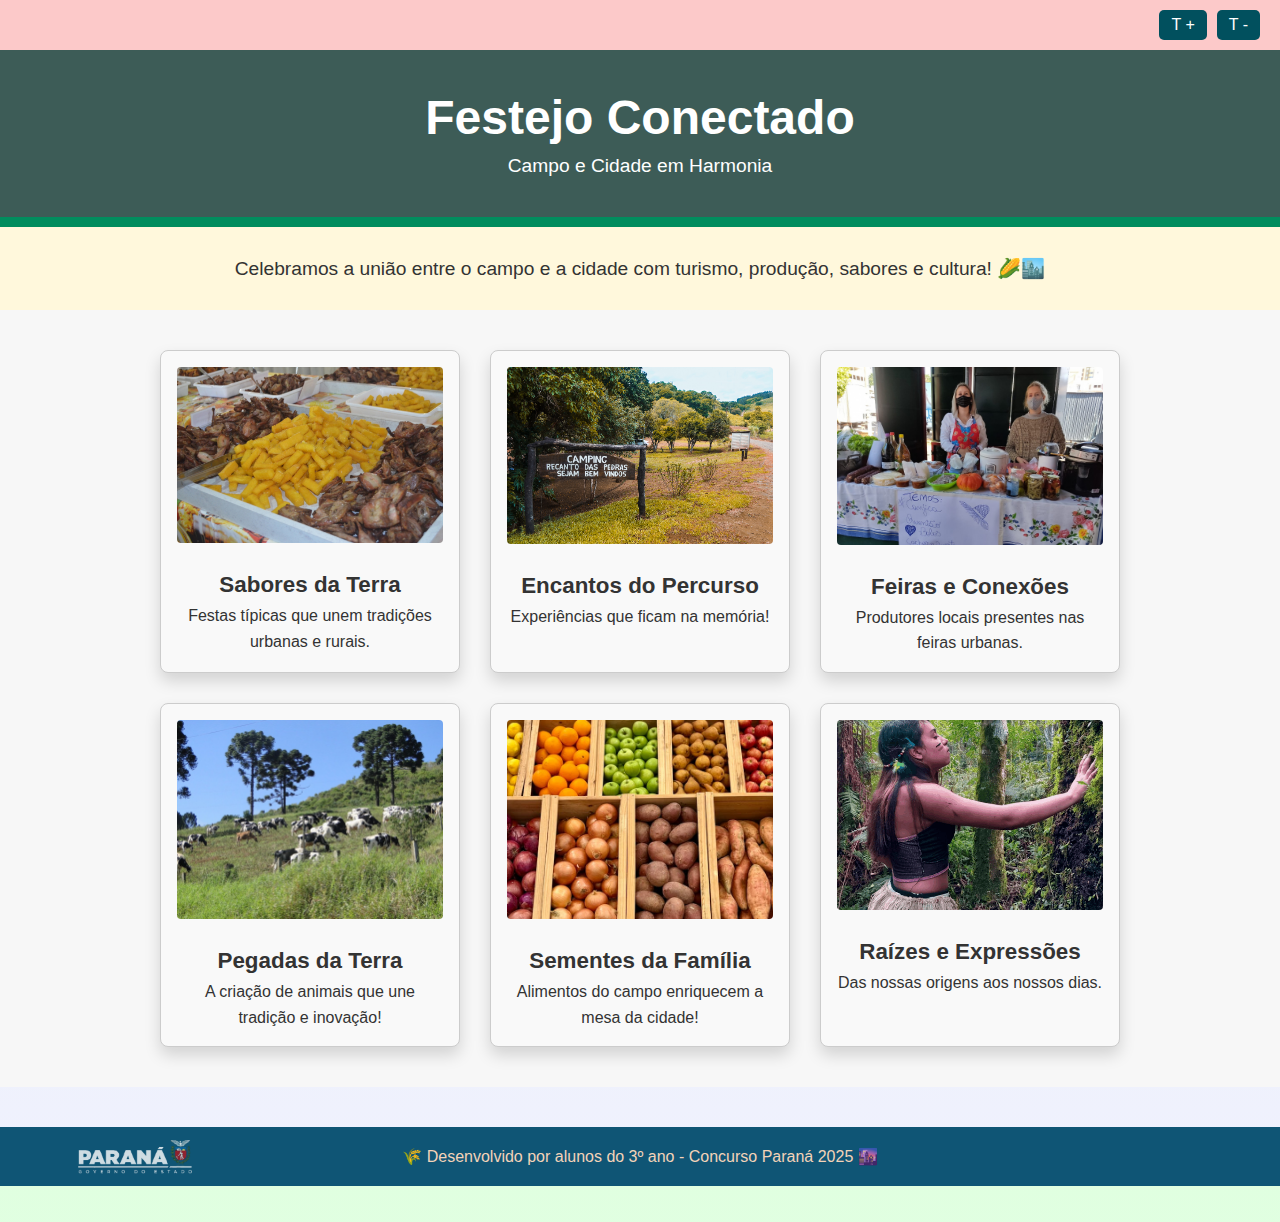
<file: ProjetoAgrinho-main/index.html>
<!DOCTYPE html>
<html lang="pt-br">
<head>
  <meta charset="UTF-8">
  <meta name="viewport" content="width=device-width, initial-scale=1.0">
  <title>Festejo Conectado</title>
  <link rel="stylesheet" href="style.css">
</head>
<body>
<div class="acessibilidade" aria-label="ajuste de tamanho de texto">
<button onclick="alterarFonte(2)" aria-label="aumentar texto"> T + </button>
<button onclick="alterarFonte(-2)" aria-label="diminuir texto"> T - </button>
</div>
  <header>
    <h1>Festejo Conectado</h1>
    <p>Campo e Cidade em Harmonia</p>
  </header>

  <section class="intro">
    <p>
      Celebramos a união entre o campo e a cidade com turismo, produção, sabores e cultura! 🌽🏙️
    </p>
  </section>

  <section class="cards">
  <a href="sabores.html" class="card">
    <div class="card-content"></div>
    <img src="agrinho/prato típico.jpg" alt="Comida Típica">
    <h2>Sabores da Terra</h2>
    <p>Festas típicas que unem tradições urbanas e rurais.</p>
  </a>

  <a href="turismo.html" class="card">
    <img src="agrinho/turismo.jpg" alt="Turismo Rural">
    <h2>Encantos do Percurso</h2>
    <p>Experiências que ficam na memória!</p>
  </a>

  <a href="feira.html" class="card">
    <img src="agrinho/feira.jpg" alt="Feira Rural">
    <h2>Feiras e Conexões</h2>
    <p>Produtores locais presentes nas feiras urbanas.</p>
  </a>

  <a href="animais.html" class="card">
    <img src="agrinho/animais.jpg" alt="Animais do Campo">
    <h2>Pegadas da Terra</h2>
    <p>A criação de animais que une tradição e inovação!</p>
  </a>

  <a href="agricultura.html" class="card">
    <img src="agrinho/agricultura familiar.jpeg" alt="Agricultura Familiar">
    <h2>Sementes da Família</h2>
    <p>Alimentos do campo enriquecem a mesa da cidade!</p>
  </a>

  <a href="cultura.html" class="card">
    <img src="agrinho/cultura.png" alt="Cultura Local">
    <h2>Raízes e Expressões</h2>
    <p>Das nossas origens aos nossos dias.</p>
  </a>
</section>

<footer class="rodape-centralizado">
  <img src="agrinho/logo parana.png" alt="Logo Governo do Paraná" class="logo-parana-esquerda">
  <p>🌾 Desenvolvido por alunos do 3º ano - Concurso Paraná 2025 🌆</p>
</footer>

</body>

<script>
  function alterarFonte(tamanho) {
    const body = document.querySelector('body');
    const atual = parseFloat(getComputedStyle(body).fontSize);
    body.style.fontSize = (atual + tamanho) + 'px';
  }
</script>
</file>
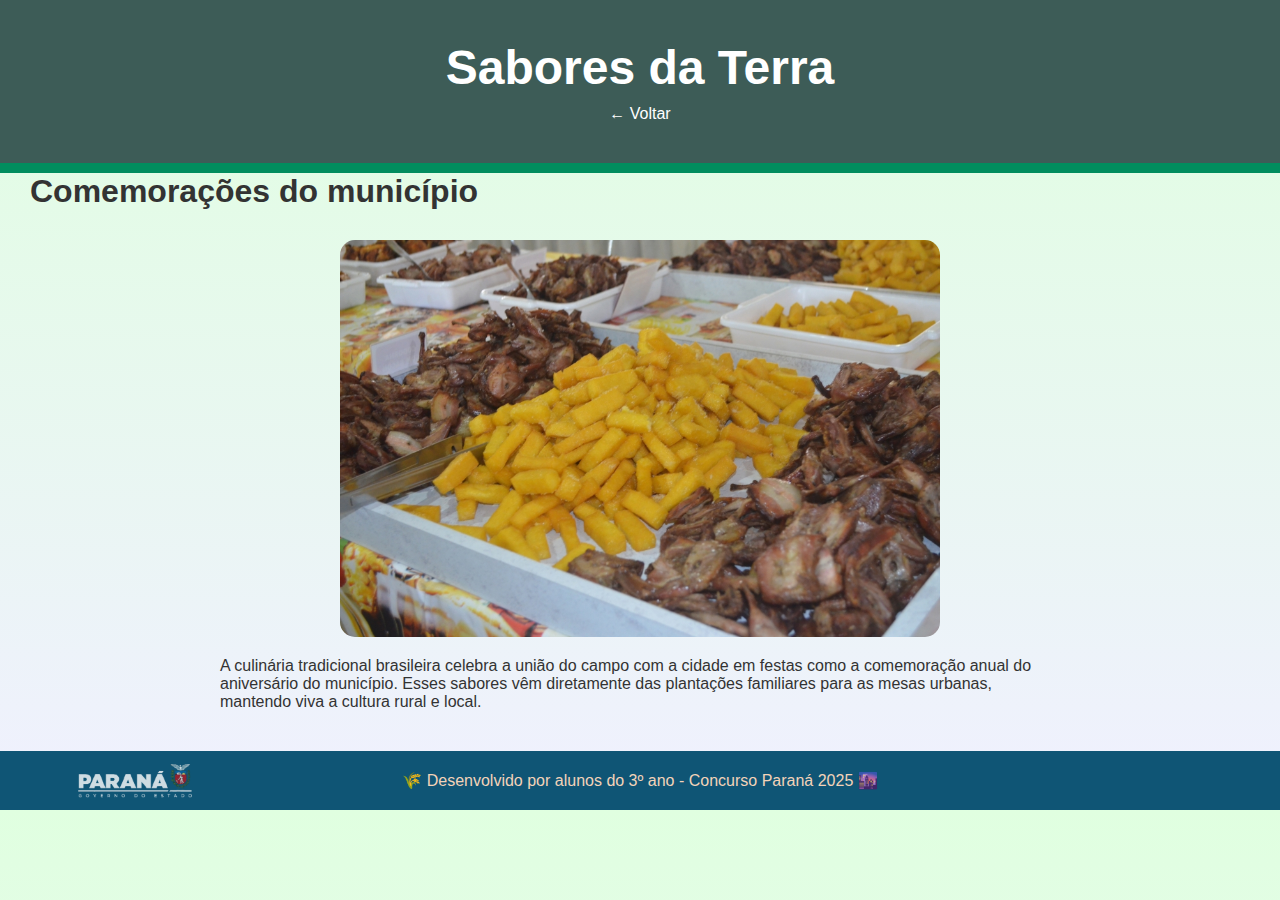
<file: ProjetoAgrinho-main/sabores.html>
<!DOCTYPE html>
<html lang="pt-br">
<head>
  <meta charset="UTF-8">
  <title>Feiras e Conexões</title>
  <link rel="stylesheet" href="style.css">
</head>
<body>
  <header>
    <h1>Sabores da Terra</h1>
    <a href="index.html">&larr; Voltar</a>
  </header>
      <section class="descricao" role="region" aria-labelledby="titulo-desc">
      <h2 id="titulo-desc">Comemorações do município</h2>
   
   <main>
    <img src="agrinho/prato típico.jpg" alt="Comida Típica" class="ampliada">
    <p>
      A culinária tradicional brasileira celebra a união do campo com a cidade em festas como a comemoração anual do aniversário do município. Esses sabores vêm
      diretamente das plantações familiares para as mesas urbanas, mantendo viva a cultura rural e local.
    </p>
  </main>
 <footer class="rodape-centralizado" role="contentinfo">
    <img src="agrinho/logo parana.png" alt="Logo do Governo do Paraná" class="logo-parana-esquerda">
    <p>🌾 Desenvolvido por alunos do 3º ano - Concurso Paraná 2025 🌆</p>
  </footer>
</body>
</html>
</file>
<file: ProjetoAgrinho-main/style.css>
* {
  margin: 0;
  padding: 0;
  box-sizing: border-box;
  font-family: "Segoe UI", sans-serif;
}

body {
  background: linear-gradient(#e0ffe0, #f0f0ff);
  color: #333;
}

a {
  text-decoration: none;
  color: inherit;
}

header {
  text-align: center;
  padding: 40px;
  background: #3d5c57;
  color: white;
  border-bottom: 10px solid #018d5e;
}

header h1 {
  font-size: 3em;
  margin-bottom: 10px;
}

header p {
  font-size: 1.2em;
}

.intro {
  text-align: center;
  padding: 30px;
  font-size: 1.2em;
  background-color: #fff8dc;
}

.cards {
  display: flex;
  flex-wrap: wrap;
  justify-content: center;
  padding: 40px 20px;
  gap: 30px;
  background: #f7f7f7;
}

.card {
  background: white;
  border-radius: 15px;
  box-shadow: 0 8px 16px rgba(0,0,0,0.15);
  width: 300px;
  text-align: center;
  padding: 20px;
  transition: all 0.3s ease;
  display: block;
  color: #005c40;
}

/* Quando passa o mouse no card inteiro */
.card:hover {
  background-color: #0a698f;
  color: white;
}

.card img {
  width: 100%;
  height: 180px;
  object-fit: cover;
  border-radius: 10px;
  margin-bottom: 15px;
}

.card h2 {
  margin: 10px 0 5px;
  font-size: 1.4em;
}

.card p {
  font-size: 1em;
   line-height: 1.6;
}

footer {
  background: #077083;
  color: white;
  text-align: center;
  padding: 20px;
  margin-top: 40px;
}
.rodape-centralizado {
  position: relative;
  background: #0f5575;
  color: rgb(243, 211, 185);
  text-align: center;
  padding: 20px 40px;
}

.logo-parana-esquerda {
  position: absolute;
  left: 20px;
  top: 50%;
  transform: translateY(-50%);
  width: 230px;
  opacity: 0.8;
  transition: opacity 0.3s ease;
}

.logo-parana-esquerda:hover {
  opacity: 1;
}
.acessibilidade {
  display: flex;
  justify-content: flex-end;
  gap: 10px;
  padding: 10px 20px;
  background: #0c5466;
}

.acessibilidade button {
  font-size: 1em;
  padding: 6px 12px;
  background-color: #065157;
  color: #fff;
  border: none;
  border-radius: 5px;
  cursor: pointer;
}

.acessibilidade button:hover {
  background-color: #183813;
}
.descricao h2 {
  margin-bottom: 30px;
  font-size: 2em;
}
main img.ampliada {
  margin-bottom: 20px;
}
main img.ampliada {
  width: 100%;
  max-width: 600px;
  height: auto;
  display: block;
  margin: 20px auto;
  border-radius: 15px;
  transition: transform 0.3s ease;
  cursor: zoom-in;

}main .zoom:hover img {
  transform: scale(1.03);

}
.ampliada {
  max-width: 600px;
  width: 100%;
  height: auto;
  transition: transform 0.3s ease;
  cursor: zoom-in;
  display: block;
  margin: 20px auto;

}
.ampliada:active {
  transform: scale(1.6);
  cursor: zoom-out;
  z-index: 999;

}
main {
  padding: 0 30px;
  max-width: 900px;
  margin: 0 auto;
}
.descricao h2 {
  margin-left: 30px;

  
}.acessibilidade {
  display: flex;
  justify-content: flex-end;
  gap: 10px;
  padding: 10px 20px;
  background: #fcc9c9;
}

.acessibilidade button {
  font-size: 1em;
  padding: 6px 12px;
  background-color: #01505e;
  color: #fff;
  border: none;
  border-radius: 5px;
  cursor: pointer;
}<!DOCTYPE html>
<html lang="pt-br">
<head>
<meta charset="UTF-8">
<meta name="viewport" content="width=device-width, initial-scale=1.0">
<title>Festejo Conectado</title>
<link rel="stylesheet" href="style.css">
</head>
<body>
<div class="acessibilidade" aria-label="ajuste de tamanho de texto">
<button onclick="alterarFonte(2)" aria-label="aumentar texto"> T + </button>
<button onclick="alterarFonte(-2)" aria-label="diminuir texto"> T - </button>
</div>
<header>
<h1>Festejo Conectado</h1>
<p>Campo e Cidade em Harmonia</p>
</header>

<section class="intro">
<p>
Celebramos a união entre o campo e a cidade com turismo, produção, sabores e cultura! 🌽🏙️
</p>
</section>

<section class="cards">
<a href="sabores.html" class="card">
<div class="card-content"></div>
<img src="agrinho/prato típico.jpg" alt="Comida Típica">
<h2>Sabores da Terra</h2>
<p>Festas típicas que unem tradições urbanas e rurais.</p>
</a>

<a href="turismo.html" class="card">
<img src="agrinho/turismo.jpg" alt="Turismo Rural">
<h2>Encantos do Percurso</h2>
<p>Experiências que ficam na memória!</p>
</a>

<a href="feira.html" class="card">
<img src="agrinho/feira.jpg" alt="Feira Rural">
<h2>Feiras e Conexões</h2>
<p>Produtores locais presentes nas feiras urbanas.</p>
</a>

<a href="animais.html" class="card">
<img src="agrinho/animais.jpg" alt="Animais do Campo">
<h2>Pegadas da Terra</h2>
<p>A criação de animais que une tradição e inovação!</p>
</a>

<a href="agricultura.html" class="card">
<img src="agrinho/agricultura familiar.jpeg" alt="Agricultura Familiar">
<h2>Sementes da Família</h2>
<p>Alimentos do campo enriquecem a mesa da cidade!</p>
</a>

<a href="cultura.html" class="card">
<img src="agrinho/cultura.png" alt="Cultura Local">
<h2>Raízes e Expressões</h2>
<p>Das nossas origens aos nossos dias.</p>
</a>
</section>

<footer class="rodape-centralizado">
<img src="agrinho/logo parana.png" alt="Logo Governo do Paraná" class="logo-parana-esquerda">
<p>🌾 Desenvolvido por alunos do 3º ano - Concurso Paraná 2025 🌆</p>
</footer>

</body>

<script>
function alterarFonte(tamanho) {
const body = document.querySelector('body');
const atual = parseFloat(getComputedStyle(body).fontSize);
body.style.fontSize = (atual + tamanho) + 'px';
}
</script>.cards {
  display: grid;
  grid-template-columns: repeat(3, 1fr); /* 3 colunas */
  gap: 20px; /* espaço entre os cards */
  padding: 20px;
  max-width: 1200px;
  margin: 0 auto;
}

.card {
  background-color: #f9f9f9;
  border: 1px solid #ccc;
  text-align: center;
  padding: 16px;
  border-radius: 8px;
  transition: transform 0.3s ease;
  text-decoration: none;
  color: inherit;
}

.card:hover {
  transform: scale(1.05);
}

.card img {
  max-width: 100%;
  height: auto;
  border-radius: 4px;
}
</file>
